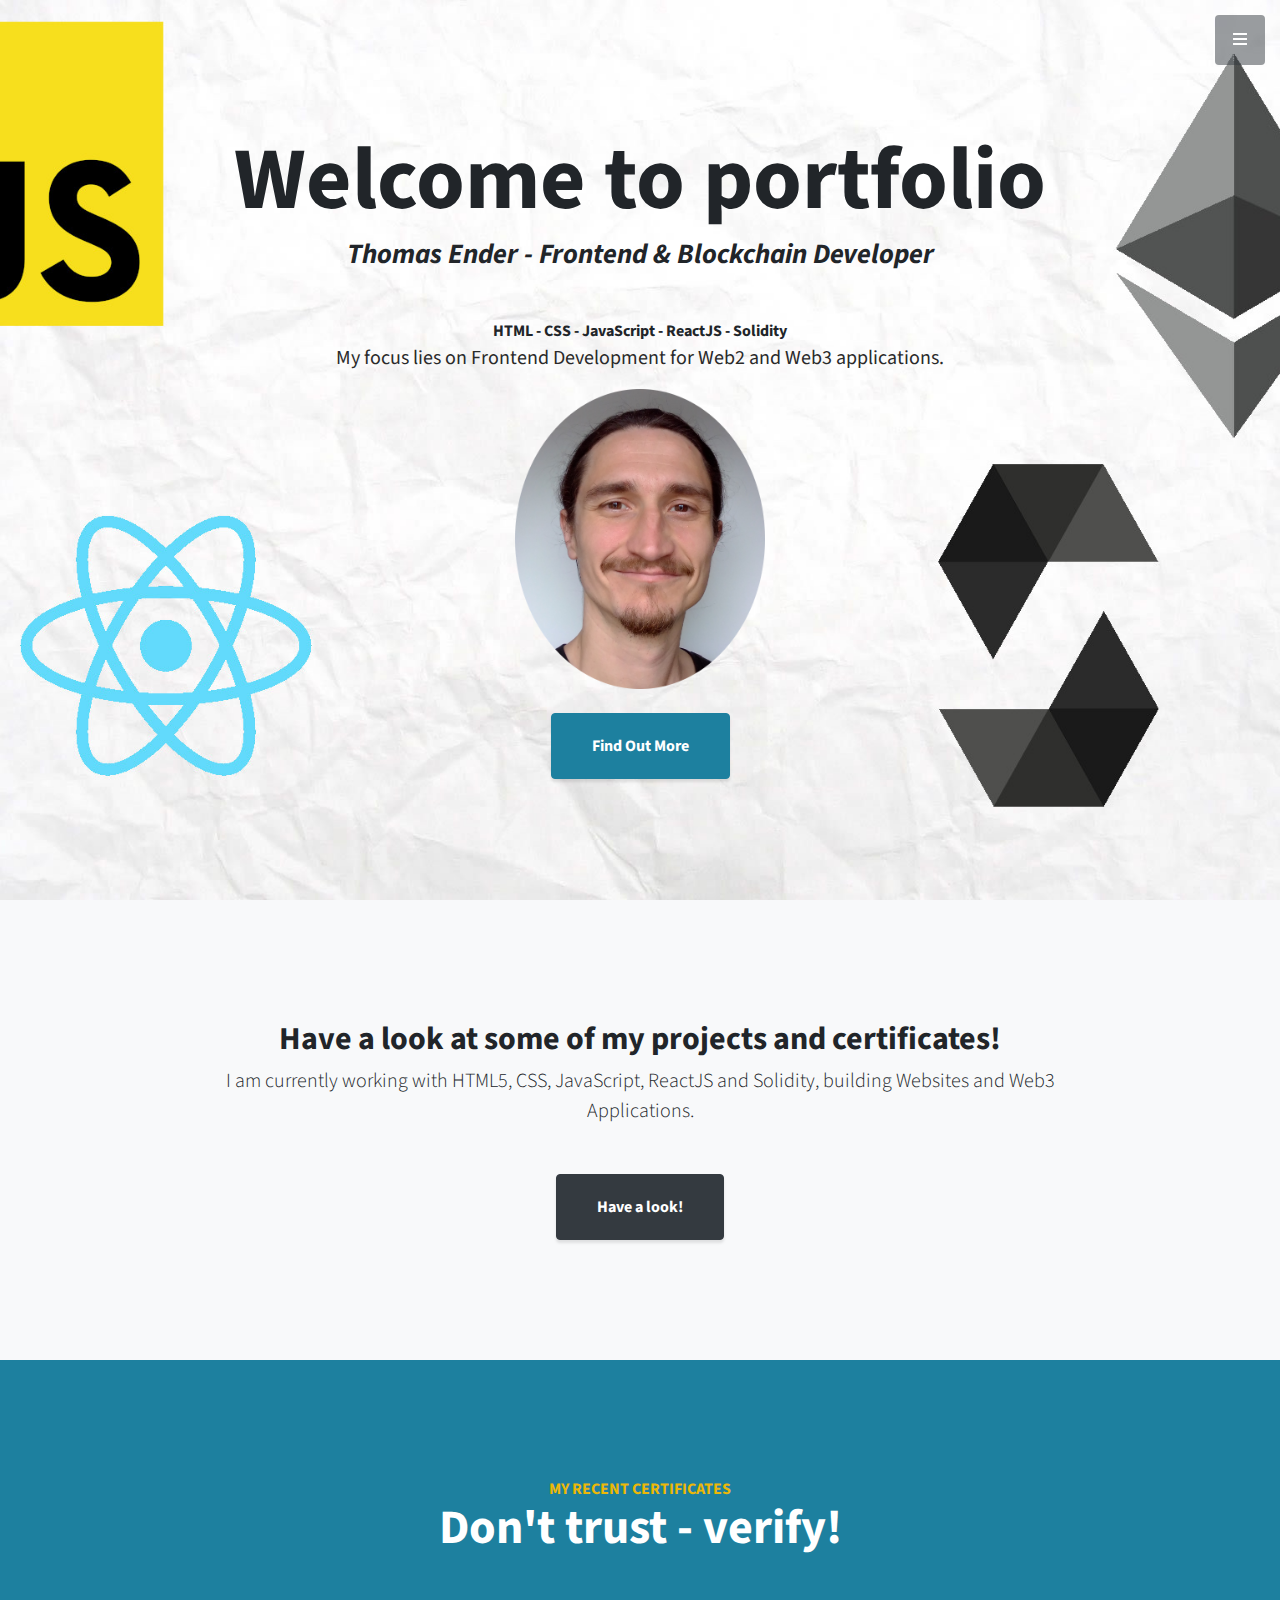
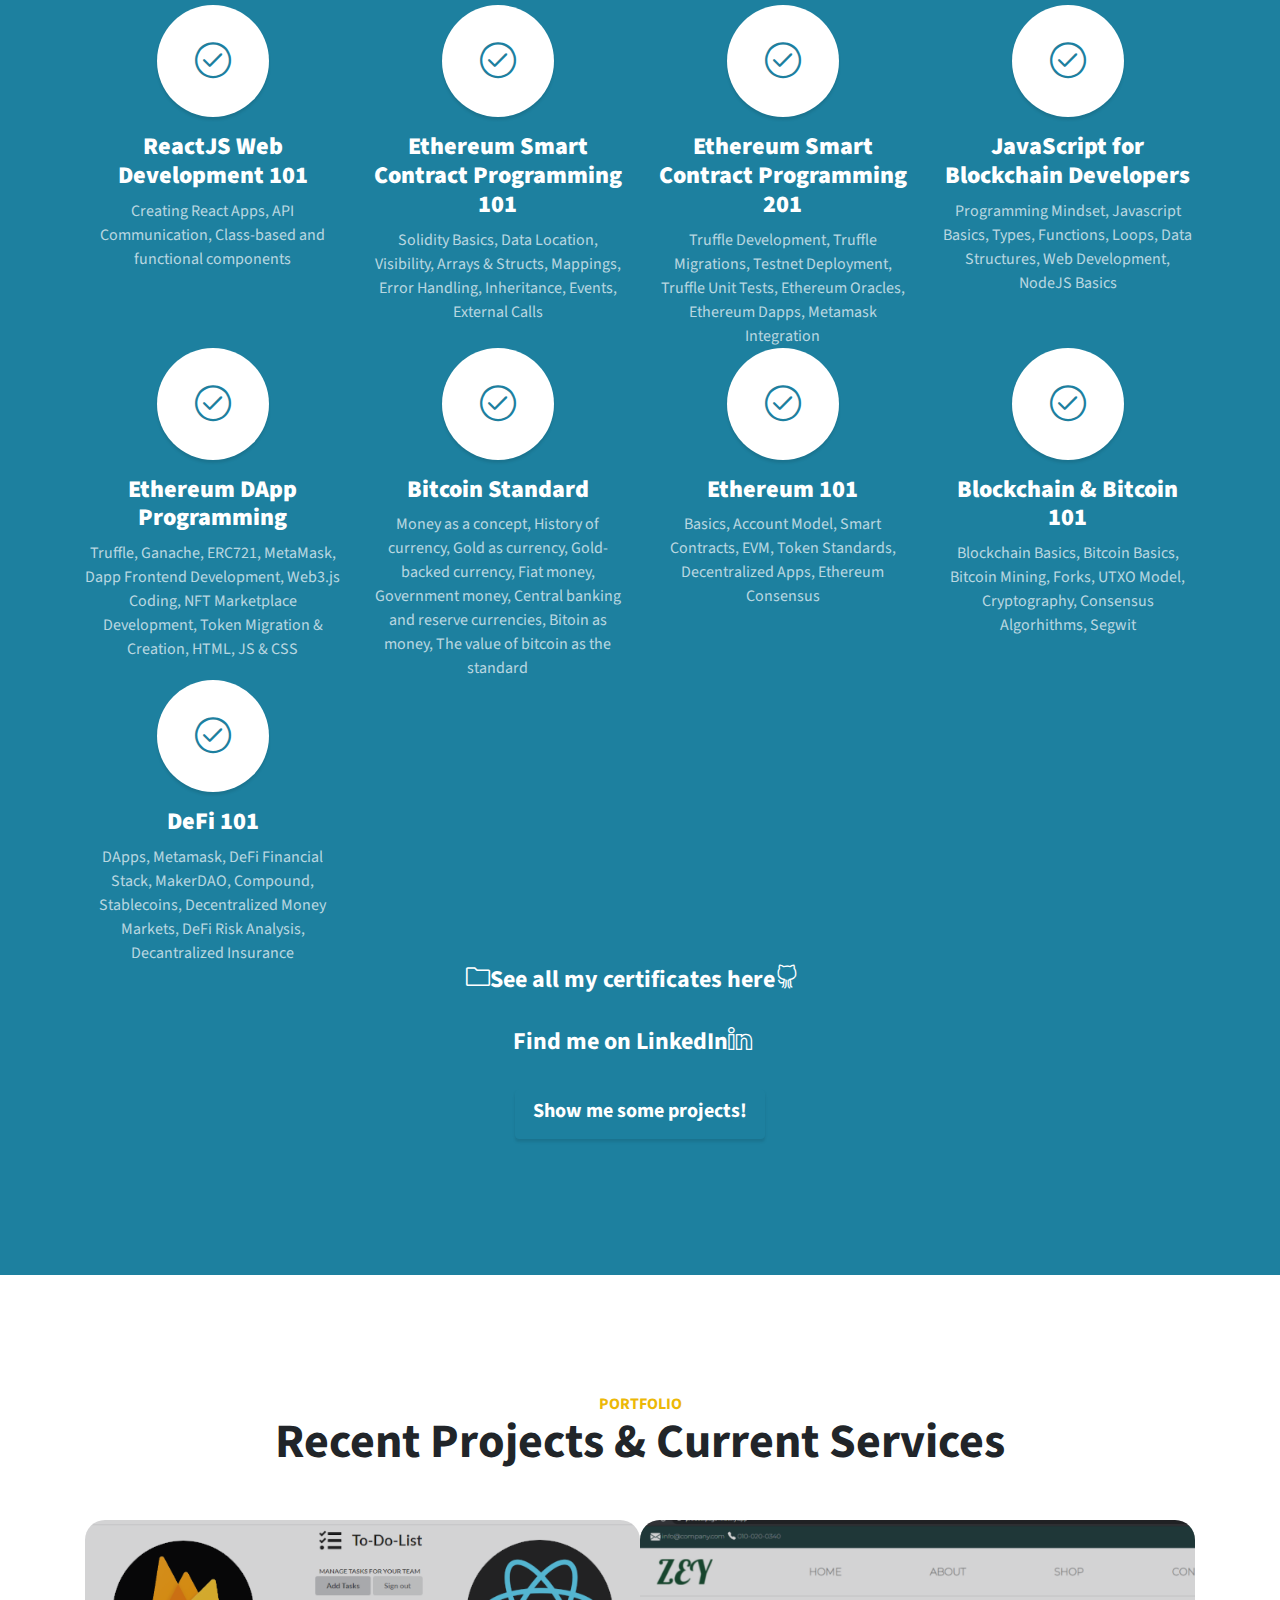
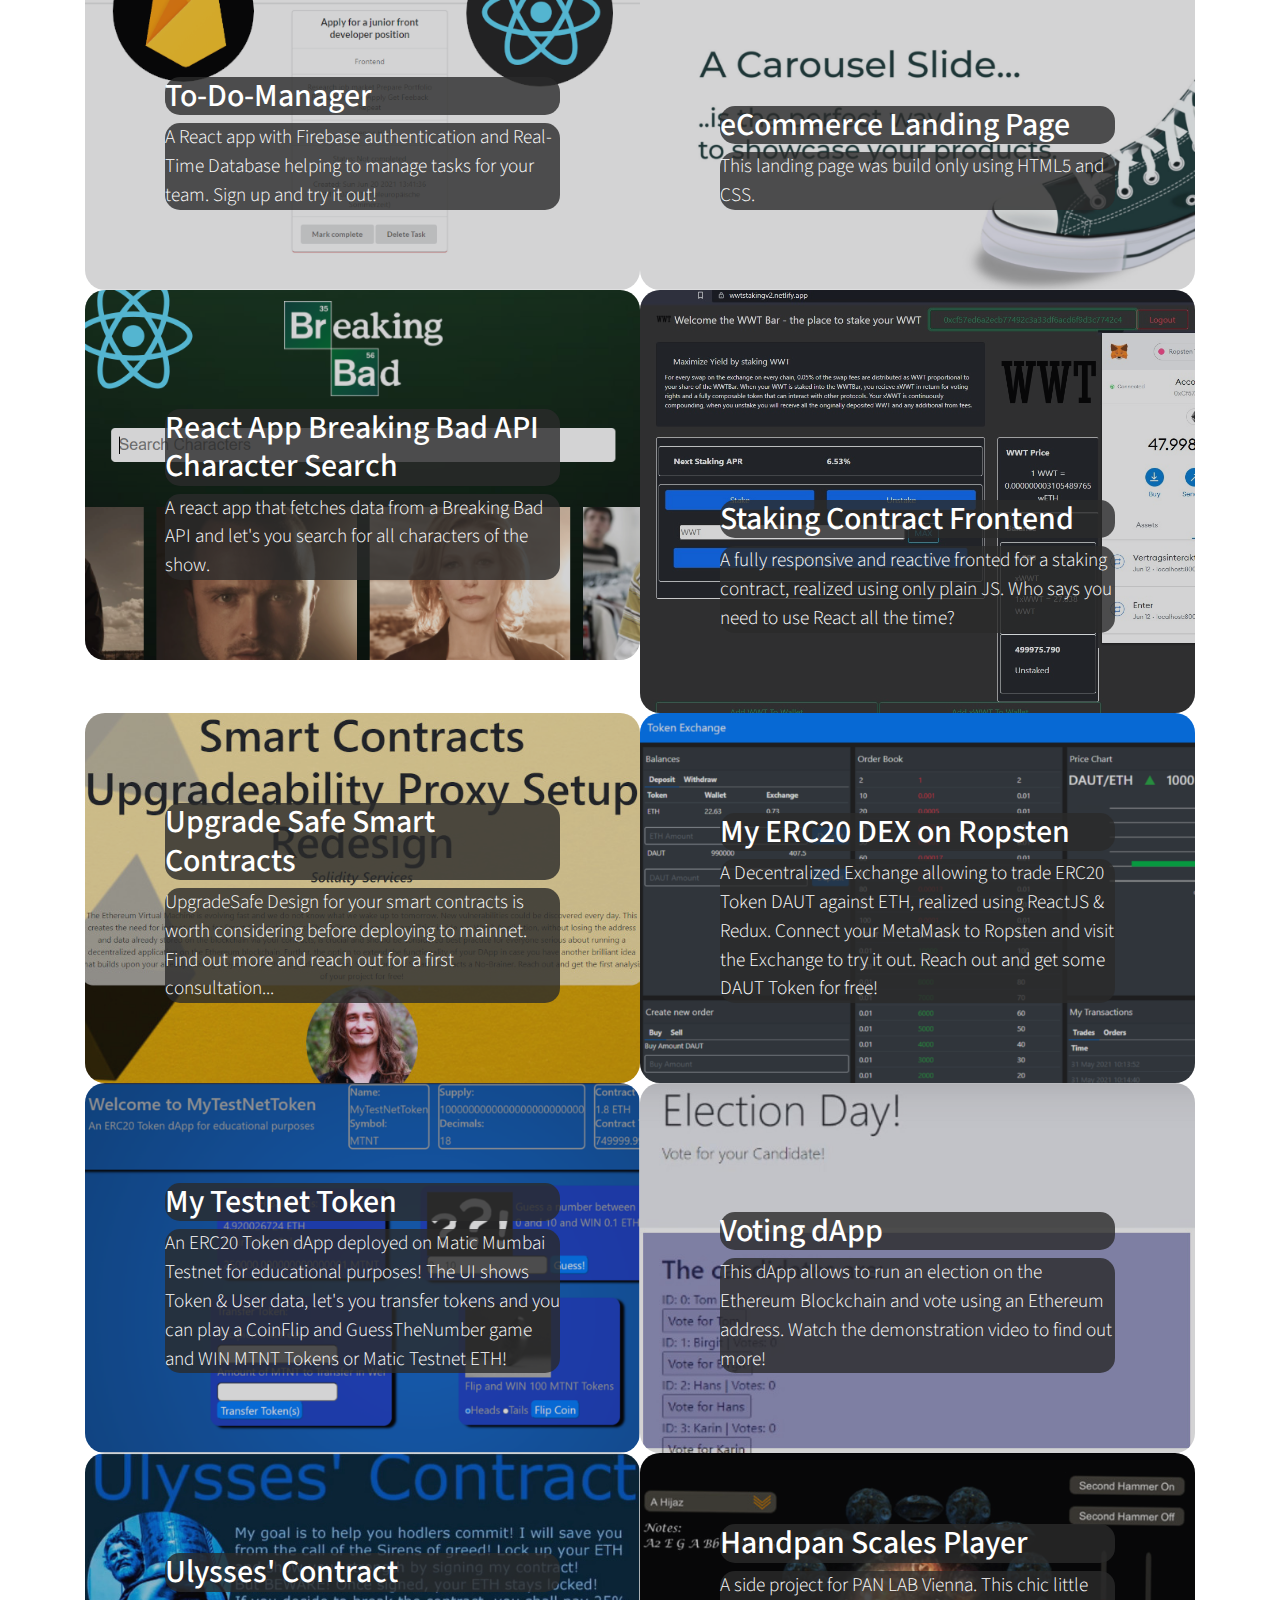
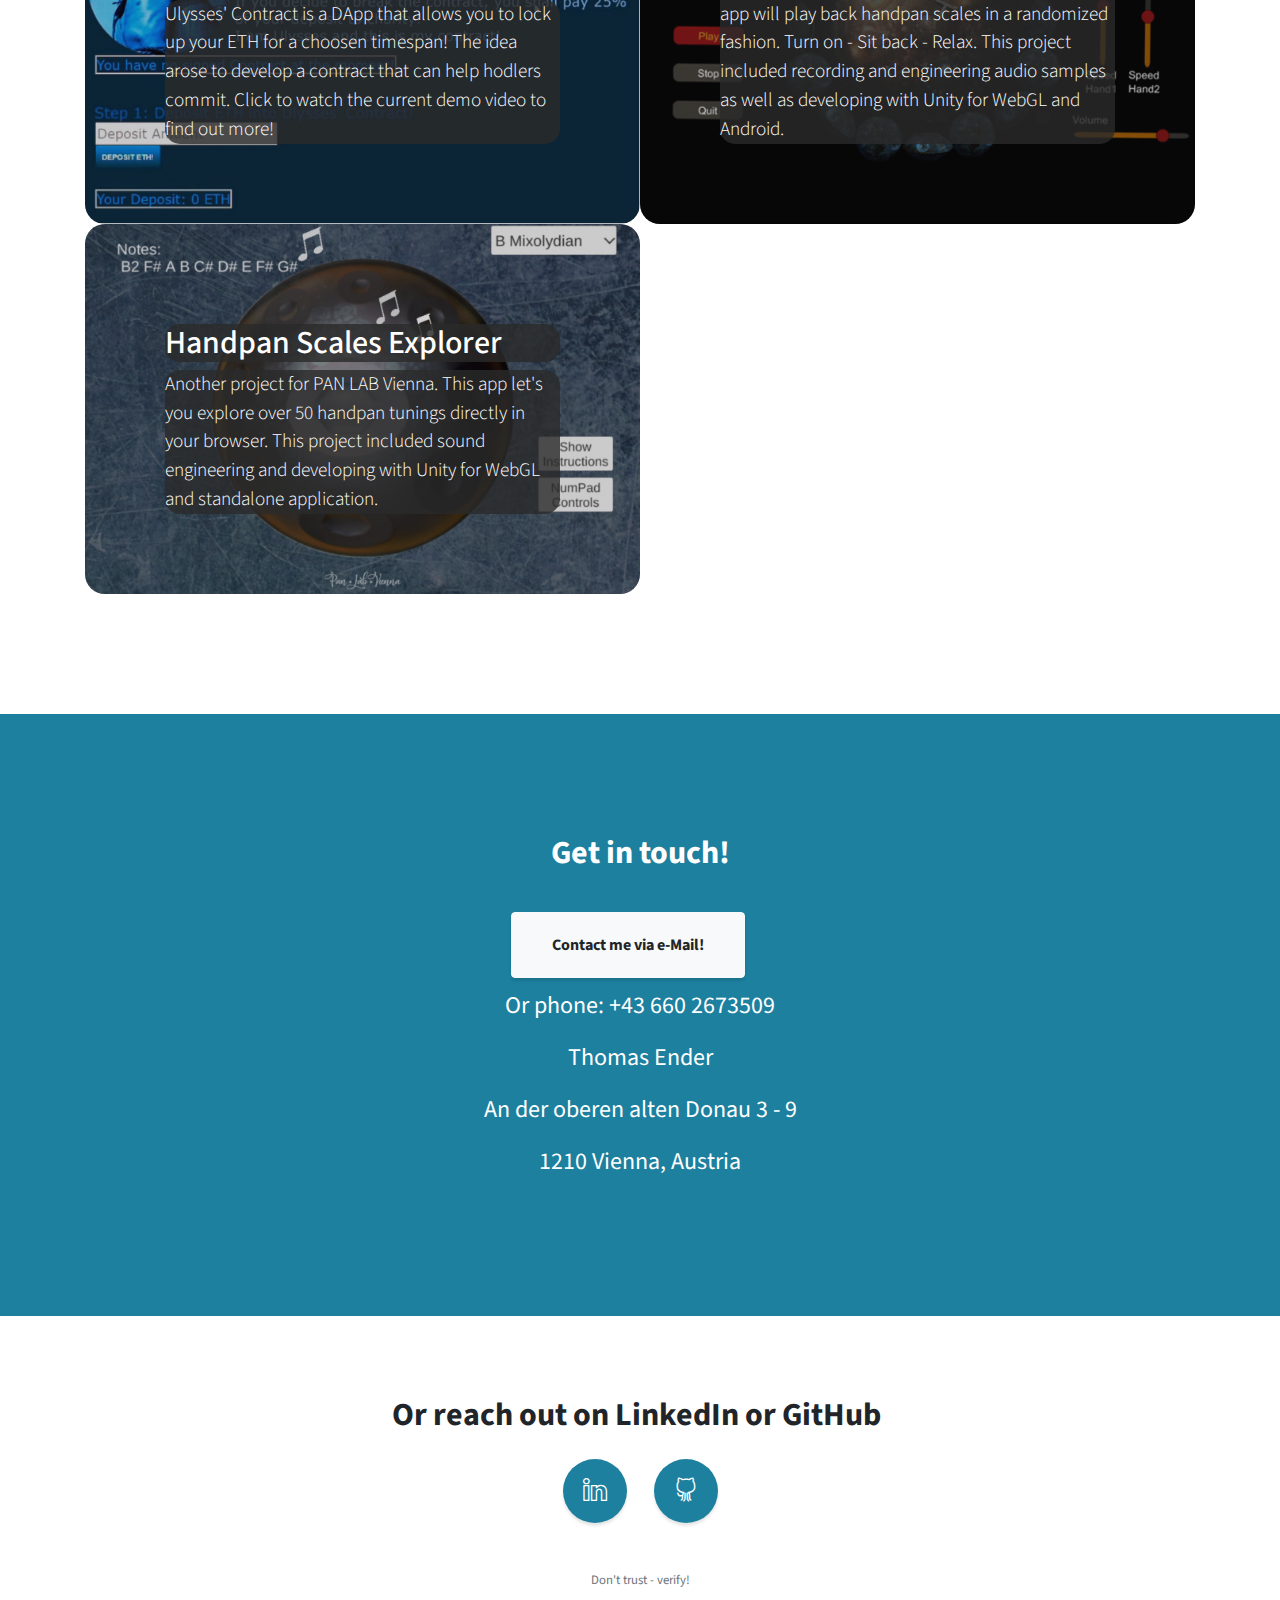
<file: index.html>
<!DOCTYPE html>
<html lang="en">

<head>

  <meta charset="utf-8">
  <meta name="viewport" content="width=device-width, initial-scale=1, shrink-to-fit=no">
  <meta name="description" content="">
  <meta name="author" content="">

  <title>Welcome to my WebDev Portfolio</title>

  <!-- Bootstrap Core CSS -->
  <link href="vendor/bootstrap/css/bootstrap.min.css" rel="stylesheet">

  <!-- Custom Fonts -->
  <link href="vendor/fontawesome-free/css/all.min.css" rel="stylesheet" type="text/css">
  <link href="https://fonts.googleapis.com/css?family=Source+Sans+Pro:300,400,700,300italic,400italic,700italic" rel="stylesheet" type="text/css">
  <link href="vendor/simple-line-icons/css/simple-line-icons.css" rel="stylesheet">

  <!-- Custom CSS -->
  <link href="css/stylish-portfolio.min.css" rel="stylesheet">

</head>

<body id="page-top">

  <!-- Navigation -->
  <a class="menu-toggle rounded" href="#">
    <i class="fas fa-bars"></i>
  </a>
  <nav id="sidebar-wrapper">
    <ul class="sidebar-nav">
      <li class="sidebar-brand">
        <a class="js-scroll-trigger" href="#page-top">You can jump to</a>
      </li>
      <li class="sidebar-nav-item">
        <a class="js-scroll-trigger" href="#page-top">Welcome</a>
      </li>
      <li class="sidebar-nav-item">
        <a class="js-scroll-trigger" href="#about">What I do</a>
      </li>
      <li class="sidebar-nav-item">
        <a class="js-scroll-trigger" href="#services">Certificates</a>
      </li>
      <li class="sidebar-nav-item">
        <a class="js-scroll-trigger" href="#portfolio">Portfolio</a>
      </li>
      <li class="sidebar-nav-item">
        <a class="js-scroll-trigger" href="#contact">Contact</a>
      </li>
    </ul>
  </nav>

  <!-- Header -->
  <header class="masthead d-flex" style="background-image: url('https://thomasender.github.io/img/BG130621.jpg');">
    <div class="container text-center my-auto" >
      <h1 class="mb-1">Welcome to portfolio</h1>
      <h3 class="mb-5">
        <em>Thomas Ender - Frontend & Blockchain Developer</em>
      </h3>
 
        <strong>HTML - CSS - JavaScript - ReactJS - Solidity</strong>
        <p style="color: rgb(42, 42, 42); font-size: 20px;">My focus lies on Frontend Development for Web2 and Web3 applications.</p>

        <img src="img/portrait2.png" alt="portrait" width="250" /><br><br>
      <a class="btn btn-primary btn-xl js-scroll-trigger" href="#about">Find Out More</a>
    </div>
    <div class="overlay"></div>
  </header>

  <!-- See More -->
  <section class="content-section bg-light" id="about">
    <div class="container text-center">
      <div class="row">
        <div class="col-lg-10 mx-auto">
          <h2>Have a look at some of my projects and certificates!</h2>
          <p class="lead mb-5">I am currently working with HTML5, CSS, JavaScript, ReactJS and Solidity, building Websites and Web3 Applications.</p>
          <a class="btn btn-dark btn-xl js-scroll-trigger" href="#services">Have a look!</a>
        </div>
      </div>
    </div>
  </section>

  <!-- Certificates -->
  <section class="content-section bg-primary text-white text-center" id="services">
    <div class="container">
      <div class="content-section-heading">
        <h3 class="text-secondary mb-0">My recent certificates</h3>
        <h2 class="mb-5">Don't trust - verify!</h2>
      </div>
      <div class="row">
        <div class="col-lg-3 col-md-6 mb-5 mb-lg-0">
          <span class="service-icon rounded-circle mx-auto mb-3">
            <i class="icon-check"></i>
          </span>
          <h4>
            <strong>ReactJS Web Development 101</strong>
          </h4>
          <p class="text-faded mb-0">Creating React Apps, API Communication, Class-based and functional components</p>
        </div>
        <div class="col-lg-3 col-md-6 mb-5 mb-lg-0">
          <span class="service-icon rounded-circle mx-auto mb-3">
            <i class="icon-check"></i>
          </span>
          <h4>
            <strong>Ethereum Smart Contract Programming 101</strong>
          </h4>
          <p class="text-faded mb-0">Solidity Basics, Data Location, Visibility, Arrays & Structs, Mappings, Error Handling, Inheritance, Events, External Calls</p>
        </div>
        <div class="col-lg-3 col-md-6 mb-5 mb-lg-0">
          <span class="service-icon rounded-circle mx-auto mb-3">
            <i class="icon-check"></i>
          </span>
          <h4>
            <strong>Ethereum Smart Contract Programming 201</strong>
          </h4>
          <p class="text-faded mb-0">Truffle Development, Truffle Migrations, Testnet Deployment, Truffle Unit Tests, Ethereum Oracles, Ethereum Dapps,  Metamask Integration</p>
        </div>
        <div class="col-lg-3 col-md-6 mb-5 mb-lg-0">
          <span class="service-icon rounded-circle mx-auto mb-3">
            <i class="icon-check"></i>
          </span>
          <h4>
            <strong>JavaScript for Blockchain Developers</strong>
          </h4>
          <p class="text-faded mb-0">Programming Mindset, Javascript Basics, Types, Functions, Loops, Data Structures, Web Development, NodeJS Basics</p>
        </div>
        <div class="col-lg-3 col-md-6 mb-5 mb-md-0">
          <span class="service-icon rounded-circle mx-auto mb-3">
            <i class="icon-check"></i>
          </span>
          <h4>
            <strong>Ethereum DApp Programming</strong>
          </h4>
          <p class="text-faded mb-0">Truffle, Ganache, ERC721, MetaMask, Dapp Frontend Development, Web3.js Coding, NFT Marketplace Development, Token Migration & Creation, HTML, JS & CSS</p>
        </div>
        <div class="col-lg-3 col-md-6 mb-5 mb-md-0">
          <span class="service-icon rounded-circle mx-auto mb-3">
            <i class="icon-check"></i>
          </span>
          <h4>
            <strong>Bitcoin Standard</strong>
          </h4>
          <p class="text-faded mb-0">Money as a concept, History of currency, Gold as currency, Gold-backed currency, Fiat money, Government money, Central banking and reserve currencies, Bitoin as money, The value of bitcoin as the standard</p>
        </div>
        <div class="col-lg-3 col-md-6 mb-5 mb-md-0">
          <span class="service-icon rounded-circle mx-auto mb-3">
            <i class="icon-check"></i>
          </span>
          <h4>
            <strong>Ethereum 101</strong>
          </h4>
          <p class="text-faded mb-0">Basics, Account Model, Smart Contracts, EVM, Token Standards, Decentralized Apps, Ethereum Consensus</p>
        </div>
        <div class="col-lg-3 col-md-6">
          <span class="service-icon rounded-circle mx-auto mb-3">
            <i class="icon-check"></i>
          </span>
          <h4>
            <strong>Blockchain & Bitcoin 101</strong>
          </h4>
          <p class="text-faded mb-0">Blockchain Basics, Bitcoin Basics, Bitcoin Mining, Forks, UTXO Model, Cryptography, Consensus Algorhithms, Segwit</p>
        </div>
        <div class="col-lg-3 col-md-6">
          <span class="service-icon rounded-circle mx-auto mb-3">
            <i class="icon-check"></i>
          </span>
          <h4>
            <strong>DeFi 101</strong>
          </h4>
          <p class="text-faded mb-0">DApps, Metamask, DeFi Financial Stack, MakerDAO, Compound, Stablecoins, Decentralized Money Markets, DeFi Risk Analysis, Decantralized Insurance</p>
        </div>
      </div>
    </div>
    </div>
    <h4><a class="social-link rounded-circle text-white mr-3" href="https://thomasender.github.io/CertificateGallery">
      <i class="icon-folder"></i>See all my certificates here<i class="icon-social-github"></i>
    </a></h4> <br>
   <h4><a class="social-link rounded-circle text-white mr-3" href="https://www.linkedin.com/in/thomas-ender-3a16a5206/">
    Find me on LinkedIn<i class="icon-social-linkedin"></i>
  </a></h4> <br>
  <p><a class="btn btn-primary btn-x1" style="font-size : 20px; width: 250px; height: 50px;" href=#portfolio >Show me some projects!</a></p>
  </section>

  <!-- Portfolio -->
  <section class="content-section" id="portfolio">
    <div class="container">
      <div class="content-section-heading text-center">
        <h3 class="text-secondary mb-0">Portfolio</h3>
        <h2 class="mb-5">Recent Projects & Current Services</h2>
      </div>
      <div class="row no-gutters">
        <div class="col-lg-6">
          <a class="portfolio-item" href="https://react-to-do-manager.netlify.app/" target=_blank>
            <div class="caption">
              <div class="caption-content">
                <div class="h2" style="background-color:rgb(42, 42, 42, 0.8); border-radius: 15px;">To-Do-Manager</div>
                <p class="mb-0" style="background-color:rgb(42, 42, 42, 0.8); border-radius: 15px;">A React app with Firebase authentication and Real-Time Database helping to manage tasks for your team. Sign up and try it out!</p>
              </div>
            </div>
            <img class="img-fluid" src="img/todoThumb.png" alt="ToDoManager">
          </a>
        </div>
        <div class="col-lg-6">
          <a class="portfolio-item" href="https://https://productpage1.netlify.app/" target=_blank>
            <div class="caption">
              <div class="caption-content">
                <div class="h2" style="background-color:rgb(42, 42, 42, 0.8); border-radius: 15px;">eCommerce Landing Page</div>
                <p class="mb-0" style="background-color:rgb(42, 42, 42, 0.8); border-radius: 15px;">This landing page was build only using HTML5 and CSS.</p>
              </div>
            </div>
            <img class="img-fluid" src="img/eCommerceLandingPage.png" alt="CoinExchangeThumb">
          </a>
        </div>
        <div class="col-lg-6">
          <a class="portfolio-item" href="https://optimistic-snyder-6ac80a.netlify.app/" target=_blank>
            <div class="caption">
              <div class="caption-content">
                <div class="h2" style="background-color:rgb(42, 42, 42, 0.8); border-radius: 15px;">React App Breaking Bad API Character Search</div>
                <p class="mb-0" style="background-color:rgb(42, 42, 42, 0.8); border-radius: 15px;">A react app that fetches data from a Breaking Bad API and let's you search for all characters of the show.</p>
              </div>
            </div>
            <img class="img-fluid" src="img/BreakingBadAPI.png" alt="ReactBreakingBadAPISearch">
          </a>
        </div>
        <div class="col-lg-6">
          <a class="portfolio-item" href="https://wwtstakingv2.netlify.app/" target=_blank>
            <div class="caption">
              <div class="caption-content">
                <div class="h2" style="background-color:rgb(42, 42, 42, 0.8); border-radius: 15px;">Staking Contract Frontend</div>
                <p class="mb-0" style="background-color:rgb(42, 42, 42, 0.8); border-radius: 15px;">A fully responsive and reactive fronted for a staking contract, realized using only plain JS. Who says you need to use React all the time?</p>
              </div>
            </div>
            <img class="img-fluid" src="img/wwt.jpg" alt="StakingFrontend">
          </a>
        </div>
        <div class="col-lg-6">
          <a class="portfolio-item" href="https://solidityservices.netlify.app/" target=_blank>
            <div class="caption">
              <div class="caption-content">
                <div class="h2" style="background-color:rgb(42, 42, 42, 0.8); border-radius: 15px;">Upgrade Safe Smart Contracts</div>
                <p class="mb-0" style="background-color:rgb(42, 42, 42, 0.8); border-radius: 15px;">UpgradeSafe Design for your smart contracts is worth considering before deploying to mainnet. Find out more and reach out for a first consultation...</p>
              </div>
            </div>
            <img class="img-fluid" src="img/upgradesafe.jpg" alt="UpgradeSafeSmartContracts">
          </a>
        </div>
        <div class="col-lg-6">
          <a class="portfolio-item" href="https://erc20dex.netlify.app/" target=_blank>
            <div class="caption">
              <div class="caption-content">
                <div class="h2" style="background-color:rgb(42, 42, 42, 0.8); border-radius: 15px;">My ERC20 DEX on Ropsten</div>
                <p class="mb-0" style="background-color:rgb(42, 42, 42, 0.8); border-radius: 15px;">A Decentralized Exchange allowing to trade ERC20 Token DAUT against ETH, realized using ReactJS & Redux. Connect your MetaMask to Ropsten and visit the Exchange to try it out. Reach out and get some DAUT Token for free!</p>
              </div>
            </div>
            <img class="img-fluid" src="img/dex.png" alt="ERC20DEXRopsten">
          </a>
        </div>
        <div class="col-lg-6">
          <a class="portfolio-item" href="https://erc20guessnumber.netlify.app/" target=_blank>
            <div class="caption">
              <div class="caption-content">
                <div class="h2" style="background-color:rgb(42, 42, 42, 0.8); border-radius: 15px;">My Testnet Token</div>
                <p class="mb-0" style="background-color:rgb(42, 42, 42, 0.8); border-radius: 15px;">An ERC20 Token dApp deployed on Matic Mumbai Testnet for educational purposes! The UI shows Token & User data, let's you transfer tokens and you can play a CoinFlip and GuessTheNumber game and WIN MTNT Tokens or Matic Testnet ETH!</p>
              </div>
            </div>
            <img class="img-fluid" src="img/MTNT.png" alt="MyFirstdAppCoinFlip">
          </a>
        </div>
        <div class="col-lg-6">
          <a class="portfolio-item" href="https://youtu.be/WhO7j2gVJE8" target="_blank">
            <div class="caption">
              <div class="caption-content">
                <div class="h2" style="background-color:rgb(42, 42, 42, 0.8); border-radius: 15px;">Voting dApp</div>
                <p class="mb-0" style="background-color:rgb(42, 42, 42, 0.8); border-radius: 15px;">This dApp allows to run an election on the Ethereum Blockchain and vote using an Ethereum address. Watch the demonstration video to find out more!</p>
              </div>
            </div>
            <img class="img-fluid" src="img/VotingDAppThumb.jpg" alt="">
          </a>
        </div>
        <div class="col-lg-6">
          <a class="portfolio-item" href="https://www.youtube.com/watch?v=-A8zZnnn3EU&t=21s" target=_blank>
            <div class="caption">
              <div class="caption-content">
                <div class="h2" style="background-color:rgb(42, 42, 42, 0.8); border-radius: 15px;">Ulysses' Contract</div>
                <p class="mb-0" style="background-color:rgb(42, 42, 42, 0.8); border-radius: 15px;">Ulysses' Contract is a DApp that allows you to lock up your ETH for a choosen timespan! The idea arose to develop a contract that can help hodlers commit. Click to watch the current demo video to find out more!</p>
              </div>
            </div>
            <img class="img-fluid" src="img/ulycon.jpg" alt="UlyssesContractThumb">
          </a>
        </div>
        <div class="col-lg-6">
          <a class="portfolio-item" href="https://www.pan-lab-vienna.at/player1git" target=_blank>
            <div class="caption">
              <div class="caption-content">
                <div class="h2" style="background-color:rgb(42, 42, 42, 0.8); border-radius: 15px;">Handpan Scales Player</div>
                <p class="mb-0" style="background-color:rgb(42, 42, 42, 0.8); border-radius: 15px;">A side project for PAN LAB Vienna. This chic little app will play back handpan scales in a randomized fashion. Turn on - Sit back - Relax. This project included recording and engineering audio samples as well as developing with Unity for WebGL and Android.</p>
              </div>
            </div>
            <img class="img-fluid" src="img/PlayerThumb.jpg" alt="HandpanScalesPlayer">
          </a>
        </div>
        <div class="col-lg-6">
          <a class="portfolio-item" href="https://www.pan-lab-vienna.at/explorer1" target=_blank>
            <div class="caption">
              <div class="caption-content">
                <div class="h2" style="background-color:rgb(42, 42, 42, 0.8); border-radius: 15px;">Handpan Scales Explorer</div>
                <p class="mb-0" style="background-color:rgb(42, 42, 42, 0.8); border-radius: 15px;">Another project for PAN LAB Vienna. This app let's you explore over 50 handpan tunings directly in your browser. This project included sound engineering and developing with Unity for WebGL and standalone application.</p>
              </div>
            </div>
            <img class="img-fluid" src="img/ExplorerThumb.jpg" alt="ETHLockerThumb">
          </a>
        </div>
      </div>
    </div>
  </section>

  <!-- Call to Action -->
  <section class="content-section bg-primary text-white" id="contact">
    <div class="container text-center">
      <h2 class="mb-3">Get in touch!<br></h2><br>
      <a href="mailto:thomas.ender@pan-lab-vienna.at" class="btn btn-xl btn-light mr-4">Contact me via e-Mail!</a>
      <p style="font-size: 150%; padding-top: 10px">Or phone: +43 660 2673509</p>
      <p style="font-size: 150%">Thomas Ender</p>
      <p style="font-size: 150%">An der oberen alten Donau 3 - 9</p>
      <p style="font-size: 150%">1210 Vienna, Austria</p>
    </div>
  </section>

  <!-- Footer -->
  <footer class="footer text-center">
    <div class="container">
      <ul class="list-inline mb-5">
        <li class="list-inline-item"><h2 class="mb-4">Or reach out on LinkedIn or GitHub</h2></li><br>
        <li class="list-inline-item">
          
          <a class="social-link rounded-circle text-white mr-3" href="https://www.linkedin.com/in/thomas-ender-3a16a5206/">
            <i class="icon-social-linkedin"></i>
          </a>
        </li>
        <li class="list-inline-item">
          <a class="social-link rounded-circle text-white" href="http://github.com/thomasender">
            <i class="icon-social-github"></i>
          </a>
        </li>
      </ul>
      <p class="text-muted small mb-0">Don't trust - verify!</p>
    </div>
  </footer>

  <!-- Scroll to Top Button-->
  <a class="scroll-to-top rounded js-scroll-trigger" href="#page-top">
    <i class="fas fa-angle-up"></i>
  </a>

  <!-- Bootstrap core JavaScript -->
  <script src="vendor/jquery/jquery.min.js"></script>
  <script src="vendor/bootstrap/js/bootstrap.bundle.min.js"></script>

  <!-- Plugin JavaScript -->
  <script src="vendor/jquery-easing/jquery.easing.min.js"></script>

  <!-- Custom scripts for this template -->
  <script src="js/stylish-portfolio.min.js"></script>

</body>

</html>
</file>
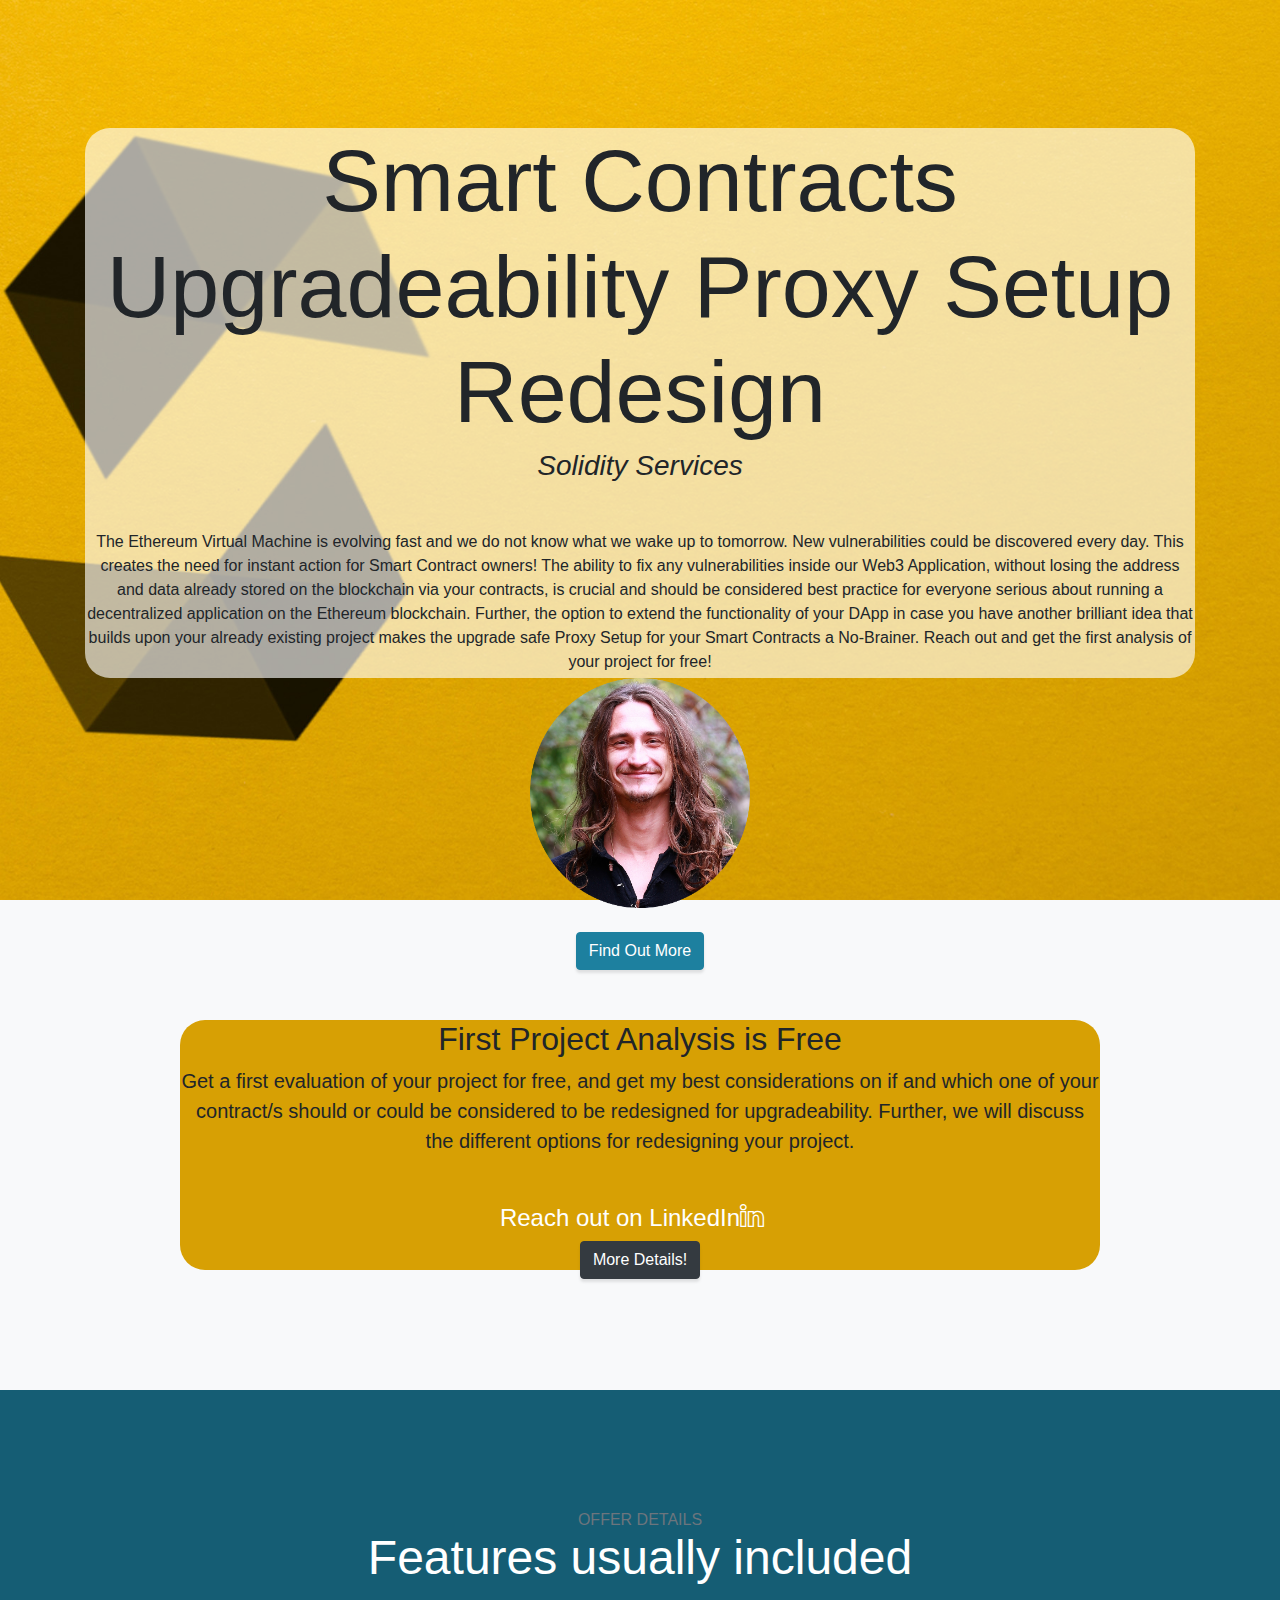
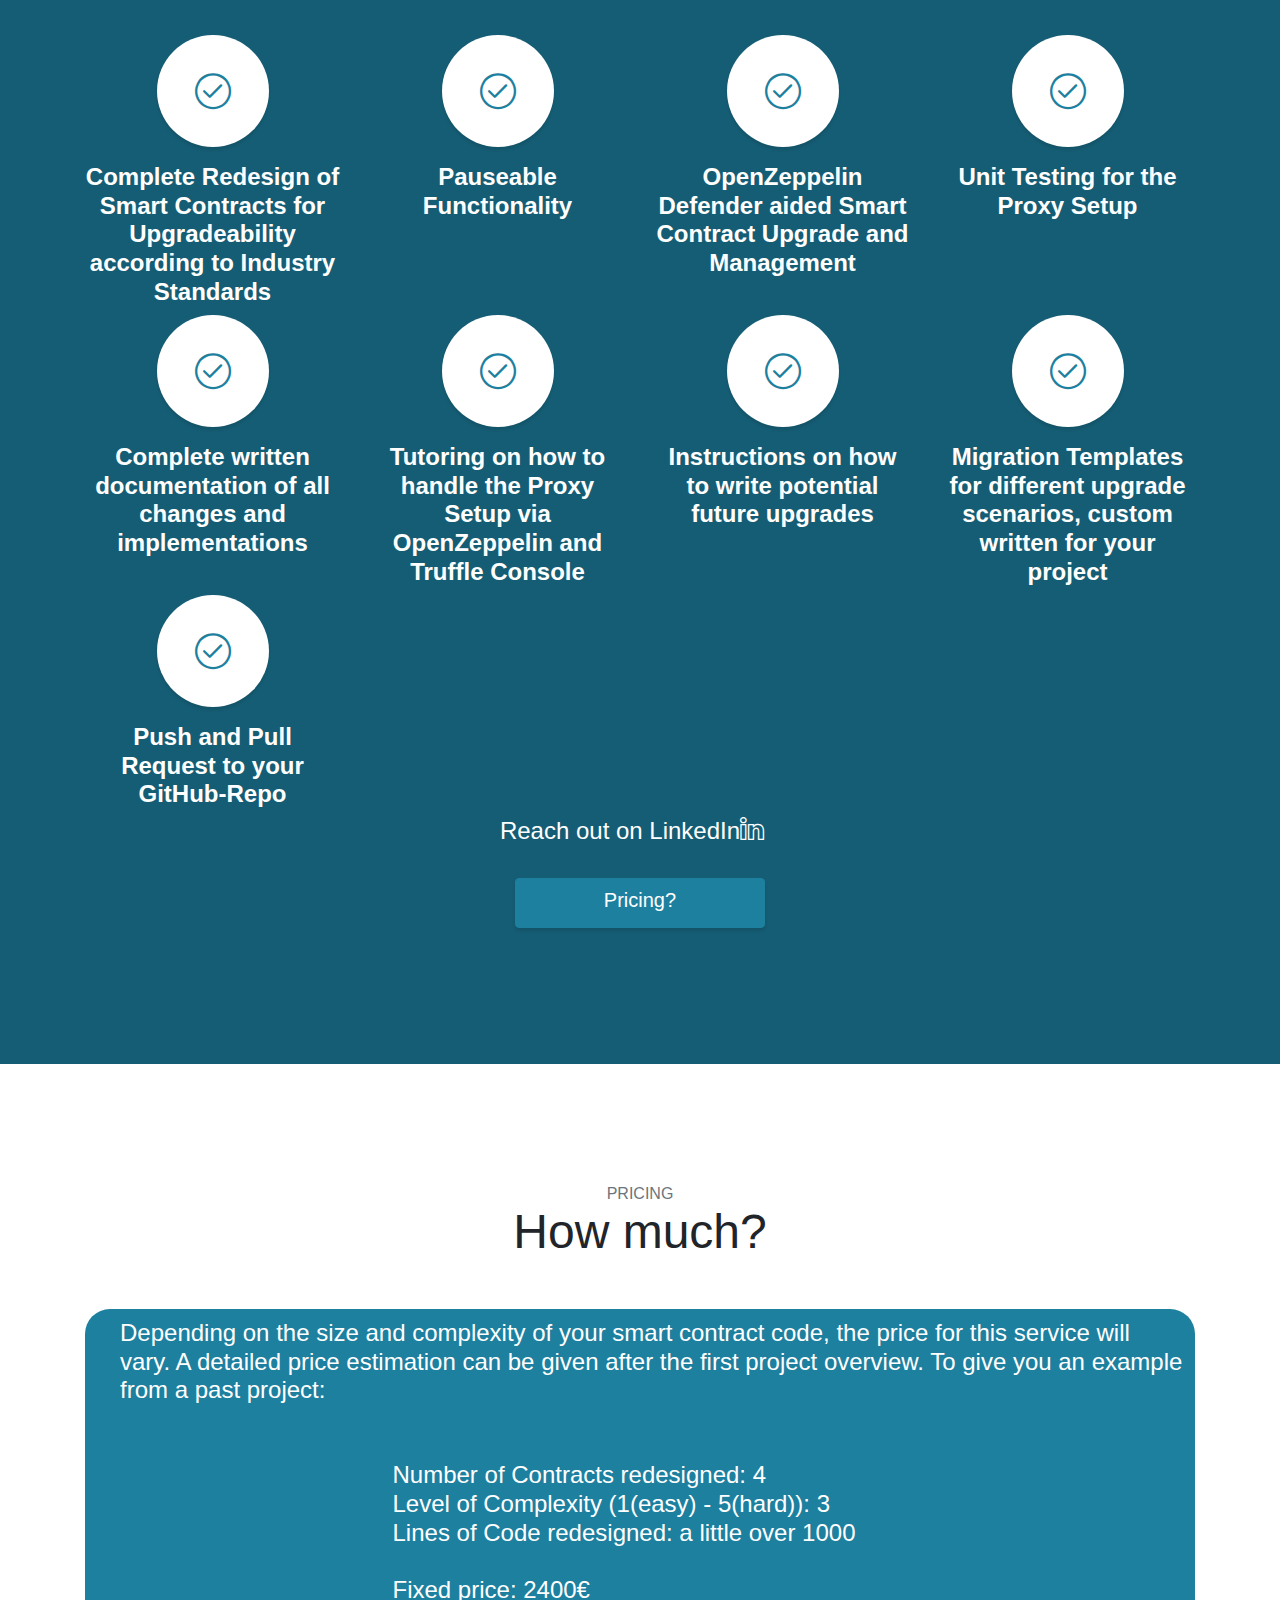
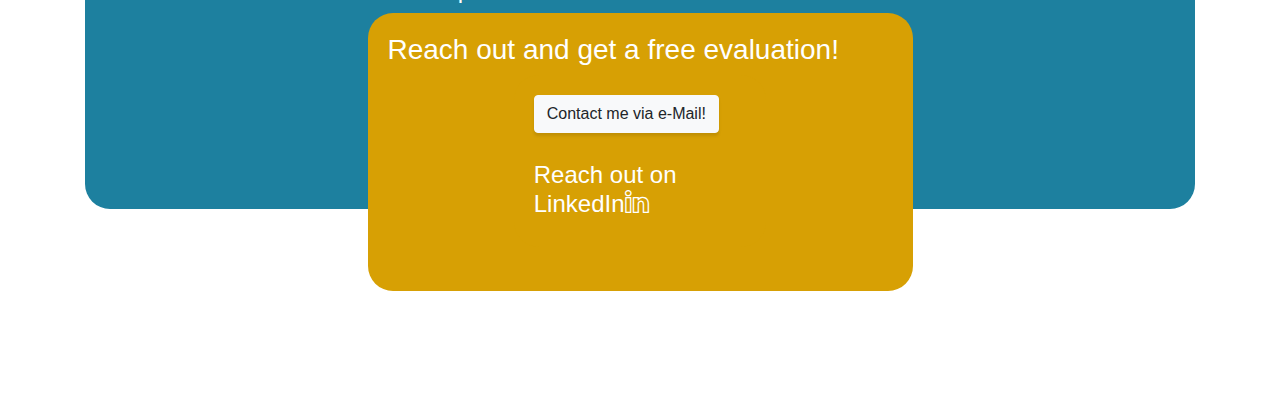
<file: ProxySetupOffer.html>
<!DOCTYPE html>
<html lang="en">
<head>
    <meta charset="UTF-8">
    <meta http-equiv="X-UA-Compatible" content="IE=edge">
    <meta name="viewport" content="width=device-width, initial-scale=1.0">
    <link rel="stylesheet" href="./css/stylish-portfolio.css">
    <title>Make your Solidity Smart Contracts Upgradeable!</title>

     <!-- Bootstrap Core CSS -->
  <link href="vendor/bootstrap/css/bootstrap.min.css" rel="stylesheet">

  <!-- Custom Fonts -->
  <link href="vendor/fontawesome-free/css/all.min.css" rel="stylesheet" type="text/css">
  <link href="https://fonts.googleapis.com/css?family=Source+Sans+Pro:300,400,700,300italic,400italic,700italic" rel="stylesheet" type="text/css">
  <link href="vendor/simple-line-icons/css/simple-line-icons.css" rel="stylesheet">

</head>
<body >

    
  <!-- Header -->
    <header class="masthead d-flex" style="background-image: url('https://thomasender.github.io/img/newbg.jpg');">
        <div class="container text-center my-auto" >
          <div class="whitePaper">
            <h1 class="mb-1">Smart Contracts Upgradeability Proxy Setup Redesign</h1>
            <h3 class="mb-5">
                <em>Solidity Services</em>
            </h3>
            <p>The Ethereum Virtual Machine is evolving fast and we do not know what we wake up to tomorrow. New vulnerabilities could be discovered every day. This creates the need for instant action for Smart Contract owners! The ability to fix any vulnerabilities inside our Web3 Application, without losing the address and data already stored on the blockchain via your contracts, is crucial and should be considered best practice for everyone serious about running a decentralized application on the Ethereum blockchain. Further, the option to extend the functionality of your DApp in case you have another brilliant idea that builds upon your already existing project makes the upgrade safe Proxy Setup for your Smart Contracts a No-Brainer. Reach out and get the first analysis of your project for free!</p>
        </div>
          <img src="img/portrait.png" alt="portrait" height="230" width="220" /><br><br>
          <a class="btn btn-primary btn-xl js-scroll-trigger" href="#about">Find Out More</a>
        </div>
        <div class="overlay"></div>
      </header>

      <!-- See More -->
  <section class="content-section bg-light" id="about">
    <div class="container text-center">
      <div class="row">
        <div class="col-lg-10 mx-auto">
          <div class="orangePaper">
            <h2>First Project Analysis is Free</h2>
            <p class="lead mb-5"><b>Get a first evaluation of your project for free, and get my best considerations on if and which one of your contract/s should or could be considered to be redesigned for upgradeability. Further, we will discuss the different options for redesigning your project.</b></p>
            <h4><a class="social-link rounded-circle text-white mr-3" href="https://www.linkedin.com/in/thomas-ender-3a16a5206/">
                Reach out on LinkedIn<i class="icon-social-linkedin"></i>
              </a></h4>
            <a class="btn btn-dark btn-xl js-scroll-trigger" href="#services">More Details!</a>
          </div>
        </div>
      </div>
    </div>
  </section>

  <!-- Details -->
  <section class="content-section text-white text-center" id="services" style="background-color: #155d74">
    <div class="container">
      <div class="content-section-heading">
        <h3 class="text-secondary mb-0">Offer details</h3>
        <h2 class="mb-5">Features usually included</h2>
      </div>
      <div class="row">
        <div class="col-lg-3 col-md-6 mb-5 mb-lg-0">
          <span class="service-icon rounded-circle mx-auto mb-3">
            <i class="icon-check"></i>
          </span>
          <h4>
            <strong>Complete Redesign of Smart Contracts for Upgradeability according to Industry Standards</strong>
          </h4>
        </div>
        <div class="col-lg-3 col-md-6 mb-5 mb-lg-0">
          <span class="service-icon rounded-circle mx-auto mb-3">
            <i class="icon-check"></i>
          </span>
          <h4>
            <strong>Pauseable Functionality</strong>
          </h4>
        </div>
        <div class="col-lg-3 col-md-6 mb-5 mb-lg-0">
          <span class="service-icon rounded-circle mx-auto mb-3">
            <i class="icon-check"></i>
          </span>
          <h4>
            <strong>OpenZeppelin Defender aided Smart Contract Upgrade and Management</strong>
          </h4>
        </div>
        <div class="col-lg-3 col-md-6 mb-5 mb-md-0">
          <span class="service-icon rounded-circle mx-auto mb-3">
            <i class="icon-check"></i>
          </span>
          <h4>
            <strong>Unit Testing for the Proxy Setup</strong>
          </h4>
        </div>
        <div class="col-lg-3 col-md-6 mb-5 mb-md-0">
          <span class="service-icon rounded-circle mx-auto mb-3">
            <i class="icon-check"></i>
          </span>
          <h4>
            <strong>Complete written documentation of all changes and implementations</strong>
          </h4>
        </div>
        <div class="col-lg-3 col-md-6 mb-5 mb-md-0">
          <span class="service-icon rounded-circle mx-auto mb-3">
            <i class="icon-check"></i>
          </span>
          <h4>
            <strong>Tutoring on how to handle the Proxy Setup via OpenZeppelin and Truffle Console</strong>
          </h4>
        </div>
        <div class="col-lg-3 col-md-6">
          <span class="service-icon rounded-circle mx-auto mb-3">
            <i class="icon-check"></i>
          </span>
          <h4>
            <strong>Instructions on how to write potential future upgrades</strong>
          </h4>
        </div>
        <div class="col-lg-3 col-md-6">
          <span class="service-icon rounded-circle mx-auto mb-3">
            <i class="icon-check"></i>
          </span>
          <h4>
            <strong>Migration Templates for different upgrade scenarios, custom written for your project</strong>
          </h4>
        </div>
        <div class="col-lg-3 col-md-6">
            <span class="service-icon rounded-circle mx-auto mb-3">
              <i class="icon-check"></i>
            </span>
            <h4>
              <strong>Push and Pull Request to your GitHub-Repo</strong>
            </h4>
        </div>
      </div>
    </div>
    </div>
   <h4><a class="social-link rounded-circle text-white mr-3" href="https://www.linkedin.com/in/thomas-ender-3a16a5206/">
    Reach out on LinkedIn<i class="icon-social-linkedin"></i>
  </a></h4> <br>
  <p><a class="btn btn-primary btn-x1" style="font-size : 20px; width: 250px; height: 50px;" href=#portfolio >Pricing?</a></p>
  </section>

  <!-- Pricing -->
  <section class="content-section" id="portfolio">
    <div class="container">
      <div class="content-section-heading text-center">
        <h3 class="text-secondary mb-0">PRICING</h3>
        <h2 class="mb-5">How much?</h2>
      </div>
      <div class="row no-gutters">
        <div class="turkisPaper" style="color: #fff" >
                <h4 style="margin-left: 25px">Depending on the size and complexity of your smart contract code, the price for this service will vary. A detailed price estimation can be given after the first project overview. To give you an example from a past project:</h4>
                <br/><br/>

                <div class="centerme">
                <h4 style="margin-left: 25px">Number of Contracts redesigned: 4<br/>
                Level of Complexity (1(easy) - 5(hard)): 3<br/>
                Lines of Code redesigned: a little over 1000<br/><br/>
                
                Fixed price: 2400€</h4></div>
                
                <div class="centerme2">
                <h3>Reach out and get a free evaluation!</h2>    
                <div class="centerme2">
                    <a href="mailto:thomas.ender@pan-lab-vienna.at" class="btn btn-xl btn-light mr-4">Contact me via e-Mail!</a>
                   <h4><a class="social-link rounded-circle text-white mr-3" href="https://www.linkedin.com/in/thomas-ender-3a16a5206/">
                    <br/>Reach out on LinkedIn<i class="icon-social-linkedin"></i>
                </div>      
                </div>   
            </div>
      </div>
    </div>
  </section>


</body>
</html>
</file>
<file: vendor/simple-line-icons/css/simple-line-icons.css>
/*
* Font Face
*/
@font-face {
  font-family: 'simple-line-icons';
  src: url('../fonts/Simple-Line-Icons.eot?v=2.4.0');
  src: url('../fonts/Simple-Line-Icons.eot?v=2.4.0#iefix') format('embedded-opentype'), url('../fonts/Simple-Line-Icons.woff2?v=2.4.0') format('woff2'), url('../fonts/Simple-Line-Icons.ttf?v=2.4.0') format('truetype'), url('../fonts/Simple-Line-Icons.woff?v=2.4.0') format('woff'), url('../fonts/Simple-Line-Icons.svg?v=2.4.0#simple-line-icons') format('svg');
  font-weight: normal;
  font-style: normal;
}
/*
 Use the following code if you want to have a class per icon.
 Instead of a list of all class selectors, you can use the generic [class*="icon-"] selector,
 but it's slower.
*/
.icon-user,
.icon-people,
.icon-user-female,
.icon-user-follow,
.icon-user-following,
.icon-user-unfollow,
.icon-login,
.icon-logout,
.icon-emotsmile,
.icon-phone,
.icon-call-end,
.icon-call-in,
.icon-call-out,
.icon-map,
.icon-location-pin,
.icon-direction,
.icon-directions,
.icon-compass,
.icon-layers,
.icon-menu,
.icon-list,
.icon-options-vertical,
.icon-options,
.icon-arrow-down,
.icon-arrow-left,
.icon-arrow-right,
.icon-arrow-up,
.icon-arrow-up-circle,
.icon-arrow-left-circle,
.icon-arrow-right-circle,
.icon-arrow-down-circle,
.icon-check,
.icon-clock,
.icon-plus,
.icon-minus,
.icon-close,
.icon-event,
.icon-exclamation,
.icon-organization,
.icon-trophy,
.icon-screen-smartphone,
.icon-screen-desktop,
.icon-plane,
.icon-notebook,
.icon-mustache,
.icon-mouse,
.icon-magnet,
.icon-energy,
.icon-disc,
.icon-cursor,
.icon-cursor-move,
.icon-crop,
.icon-chemistry,
.icon-speedometer,
.icon-shield,
.icon-screen-tablet,
.icon-magic-wand,
.icon-hourglass,
.icon-graduation,
.icon-ghost,
.icon-game-controller,
.icon-fire,
.icon-eyeglass,
.icon-envelope-open,
.icon-envelope-letter,
.icon-bell,
.icon-badge,
.icon-anchor,
.icon-wallet,
.icon-vector,
.icon-speech,
.icon-puzzle,
.icon-printer,
.icon-present,
.icon-playlist,
.icon-pin,
.icon-picture,
.icon-handbag,
.icon-globe-alt,
.icon-globe,
.icon-folder-alt,
.icon-folder,
.icon-film,
.icon-feed,
.icon-drop,
.icon-drawer,
.icon-docs,
.icon-doc,
.icon-diamond,
.icon-cup,
.icon-calculator,
.icon-bubbles,
.icon-briefcase,
.icon-book-open,
.icon-basket-loaded,
.icon-basket,
.icon-bag,
.icon-action-undo,
.icon-action-redo,
.icon-wrench,
.icon-umbrella,
.icon-trash,
.icon-tag,
.icon-support,
.icon-frame,
.icon-size-fullscreen,
.icon-size-actual,
.icon-shuffle,
.icon-share-alt,
.icon-share,
.icon-rocket,
.icon-question,
.icon-pie-chart,
.icon-pencil,
.icon-note,
.icon-loop,
.icon-home,
.icon-grid,
.icon-graph,
.icon-microphone,
.icon-music-tone-alt,
.icon-music-tone,
.icon-earphones-alt,
.icon-earphones,
.icon-equalizer,
.icon-like,
.icon-dislike,
.icon-control-start,
.icon-control-rewind,
.icon-control-play,
.icon-control-pause,
.icon-control-forward,
.icon-control-end,
.icon-volume-1,
.icon-volume-2,
.icon-volume-off,
.icon-calendar,
.icon-bulb,
.icon-chart,
.icon-ban,
.icon-bubble,
.icon-camrecorder,
.icon-camera,
.icon-cloud-download,
.icon-cloud-upload,
.icon-envelope,
.icon-eye,
.icon-flag,
.icon-heart,
.icon-info,
.icon-key,
.icon-link,
.icon-lock,
.icon-lock-open,
.icon-magnifier,
.icon-magnifier-add,
.icon-magnifier-remove,
.icon-paper-clip,
.icon-paper-plane,
.icon-power,
.icon-refresh,
.icon-reload,
.icon-settings,
.icon-star,
.icon-symbol-female,
.icon-symbol-male,
.icon-target,
.icon-credit-card,
.icon-paypal,
.icon-social-tumblr,
.icon-social-twitter,
.icon-social-facebook,
.icon-social-instagram,
.icon-social-linkedin,
.icon-social-pinterest,
.icon-social-github,
.icon-social-google,
.icon-social-reddit,
.icon-social-skype,
.icon-social-dribbble,
.icon-social-behance,
.icon-social-foursqare,
.icon-social-soundcloud,
.icon-social-spotify,
.icon-social-stumbleupon,
.icon-social-youtube,
.icon-social-dropbox,
.icon-social-vkontakte,
.icon-social-steam {
  font-family: 'simple-line-icons';
  speak: none;
  font-style: normal;
  font-weight: normal;
  font-variant: normal;
  text-transform: none;
  line-height: 1;
  /* Better Font Rendering =========== */
  -webkit-font-smoothing: antialiased;
  -moz-osx-font-smoothing: grayscale;
}
.icon-user:before {
  content: "\e005";
}
.icon-people:before {
  content: "\e001";
}
.icon-user-female:before {
  content: "\e000";
}
.icon-user-follow:before {
  content: "\e002";
}
.icon-user-following:before {
  content: "\e003";
}
.icon-user-unfollow:before {
  content: "\e004";
}
.icon-login:before {
  content: "\e066";
}
.icon-logout:before {
  content: "\e065";
}
.icon-emotsmile:before {
  content: "\e021";
}
.icon-phone:before {
  content: "\e600";
}
.icon-call-end:before {
  content: "\e048";
}
.icon-call-in:before {
  content: "\e047";
}
.icon-call-out:before {
  content: "\e046";
}
.icon-map:before {
  content: "\e033";
}
.icon-location-pin:before {
  content: "\e096";
}
.icon-direction:before {
  content: "\e042";
}
.icon-directions:before {
  content: "\e041";
}
.icon-compass:before {
  content: "\e045";
}
.icon-layers:before {
  content: "\e034";
}
.icon-menu:before {
  content: "\e601";
}
.icon-list:before {
  content: "\e067";
}
.icon-options-vertical:before {
  content: "\e602";
}
.icon-options:before {
  content: "\e603";
}
.icon-arrow-down:before {
  content: "\e604";
}
.icon-arrow-left:before {
  content: "\e605";
}
.icon-arrow-right:before {
  content: "\e606";
}
.icon-arrow-up:before {
  content: "\e607";
}
.icon-arrow-up-circle:before {
  content: "\e078";
}
.icon-arrow-left-circle:before {
  content: "\e07a";
}
.icon-arrow-right-circle:before {
  content: "\e079";
}
.icon-arrow-down-circle:before {
  content: "\e07b";
}
.icon-check:before {
  content: "\e080";
}
.icon-clock:before {
  content: "\e081";
}
.icon-plus:before {
  content: "\e095";
}
.icon-minus:before {
  content: "\e615";
}
.icon-close:before {
  content: "\e082";
}
.icon-event:before {
  content: "\e619";
}
.icon-exclamation:before {
  content: "\e617";
}
.icon-organization:before {
  content: "\e616";
}
.icon-trophy:before {
  content: "\e006";
}
.icon-screen-smartphone:before {
  content: "\e010";
}
.icon-screen-desktop:before {
  content: "\e011";
}
.icon-plane:before {
  content: "\e012";
}
.icon-notebook:before {
  content: "\e013";
}
.icon-mustache:before {
  content: "\e014";
}
.icon-mouse:before {
  content: "\e015";
}
.icon-magnet:before {
  content: "\e016";
}
.icon-energy:before {
  content: "\e020";
}
.icon-disc:before {
  content: "\e022";
}
.icon-cursor:before {
  content: "\e06e";
}
.icon-cursor-move:before {
  content: "\e023";
}
.icon-crop:before {
  content: "\e024";
}
.icon-chemistry:before {
  content: "\e026";
}
.icon-speedometer:before {
  content: "\e007";
}
.icon-shield:before {
  content: "\e00e";
}
.icon-screen-tablet:before {
  content: "\e00f";
}
.icon-magic-wand:before {
  content: "\e017";
}
.icon-hourglass:before {
  content: "\e018";
}
.icon-graduation:before {
  content: "\e019";
}
.icon-ghost:before {
  content: "\e01a";
}
.icon-game-controller:before {
  content: "\e01b";
}
.icon-fire:before {
  content: "\e01c";
}
.icon-eyeglass:before {
  content: "\e01d";
}
.icon-envelope-open:before {
  content: "\e01e";
}
.icon-envelope-letter:before {
  content: "\e01f";
}
.icon-bell:before {
  content: "\e027";
}
.icon-badge:before {
  content: "\e028";
}
.icon-anchor:before {
  content: "\e029";
}
.icon-wallet:before {
  content: "\e02a";
}
.icon-vector:before {
  content: "\e02b";
}
.icon-speech:before {
  content: "\e02c";
}
.icon-puzzle:before {
  content: "\e02d";
}
.icon-printer:before {
  content: "\e02e";
}
.icon-present:before {
  content: "\e02f";
}
.icon-playlist:before {
  content: "\e030";
}
.icon-pin:before {
  content: "\e031";
}
.icon-picture:before {
  content: "\e032";
}
.icon-handbag:before {
  content: "\e035";
}
.icon-globe-alt:before {
  content: "\e036";
}
.icon-globe:before {
  content: "\e037";
}
.icon-folder-alt:before {
  content: "\e039";
}
.icon-folder:before {
  content: "\e089";
}
.icon-film:before {
  content: "\e03a";
}
.icon-feed:before {
  content: "\e03b";
}
.icon-drop:before {
  content: "\e03e";
}
.icon-drawer:before {
  content: "\e03f";
}
.icon-docs:before {
  content: "\e040";
}
.icon-doc:before {
  content: "\e085";
}
.icon-diamond:before {
  content: "\e043";
}
.icon-cup:before {
  content: "\e044";
}
.icon-calculator:before {
  content: "\e049";
}
.icon-bubbles:before {
  content: "\e04a";
}
.icon-briefcase:before {
  content: "\e04b";
}
.icon-book-open:before {
  content: "\e04c";
}
.icon-basket-loaded:before {
  content: "\e04d";
}
.icon-basket:before {
  content: "\e04e";
}
.icon-bag:before {
  content: "\e04f";
}
.icon-action-undo:before {
  content: "\e050";
}
.icon-action-redo:before {
  content: "\e051";
}
.icon-wrench:before {
  content: "\e052";
}
.icon-umbrella:before {
  content: "\e053";
}
.icon-trash:before {
  content: "\e054";
}
.icon-tag:before {
  content: "\e055";
}
.icon-support:before {
  content: "\e056";
}
.icon-frame:before {
  content: "\e038";
}
.icon-size-fullscreen:before {
  content: "\e057";
}
.icon-size-actual:before {
  content: "\e058";
}
.icon-shuffle:before {
  content: "\e059";
}
.icon-share-alt:before {
  content: "\e05a";
}
.icon-share:before {
  content: "\e05b";
}
.icon-rocket:before {
  content: "\e05c";
}
.icon-question:before {
  content: "\e05d";
}
.icon-pie-chart:before {
  content: "\e05e";
}
.icon-pencil:before {
  content: "\e05f";
}
.icon-note:before {
  content: "\e060";
}
.icon-loop:before {
  content: "\e064";
}
.icon-home:before {
  content: "\e069";
}
.icon-grid:before {
  content: "\e06a";
}
.icon-graph:before {
  content: "\e06b";
}
.icon-microphone:before {
  content: "\e063";
}
.icon-music-tone-alt:before {
  content: "\e061";
}
.icon-music-tone:before {
  content: "\e062";
}
.icon-earphones-alt:before {
  content: "\e03c";
}
.icon-earphones:before {
  content: "\e03d";
}
.icon-equalizer:before {
  content: "\e06c";
}
.icon-like:before {
  content: "\e068";
}
.icon-dislike:before {
  content: "\e06d";
}
.icon-control-start:before {
  content: "\e06f";
}
.icon-control-rewind:before {
  content: "\e070";
}
.icon-control-play:before {
  content: "\e071";
}
.icon-control-pause:before {
  content: "\e072";
}
.icon-control-forward:before {
  content: "\e073";
}
.icon-control-end:before {
  content: "\e074";
}
.icon-volume-1:before {
  content: "\e09f";
}
.icon-volume-2:before {
  content: "\e0a0";
}
.icon-volume-off:before {
  content: "\e0a1";
}
.icon-calendar:before {
  content: "\e075";
}
.icon-bulb:before {
  content: "\e076";
}
.icon-chart:before {
  content: "\e077";
}
.icon-ban:before {
  content: "\e07c";
}
.icon-bubble:before {
  content: "\e07d";
}
.icon-camrecorder:before {
  content: "\e07e";
}
.icon-camera:before {
  content: "\e07f";
}
.icon-cloud-download:before {
  content: "\e083";
}
.icon-cloud-upload:before {
  content: "\e084";
}
.icon-envelope:before {
  content: "\e086";
}
.icon-eye:before {
  content: "\e087";
}
.icon-flag:before {
  content: "\e088";
}
.icon-heart:before {
  content: "\e08a";
}
.icon-info:before {
  content: "\e08b";
}
.icon-key:before {
  content: "\e08c";
}
.icon-link:before {
  content: "\e08d";
}
.icon-lock:before {
  content: "\e08e";
}
.icon-lock-open:before {
  content: "\e08f";
}
.icon-magnifier:before {
  content: "\e090";
}
.icon-magnifier-add:before {
  content: "\e091";
}
.icon-magnifier-remove:before {
  content: "\e092";
}
.icon-paper-clip:before {
  content: "\e093";
}
.icon-paper-plane:before {
  content: "\e094";
}
.icon-power:before {
  content: "\e097";
}
.icon-refresh:before {
  content: "\e098";
}
.icon-reload:before {
  content: "\e099";
}
.icon-settings:before {
  content: "\e09a";
}
.icon-star:before {
  content: "\e09b";
}
.icon-symbol-female:before {
  content: "\e09c";
}
.icon-symbol-male:before {
  content: "\e09d";
}
.icon-target:before {
  content: "\e09e";
}
.icon-credit-card:before {
  content: "\e025";
}
.icon-paypal:before {
  content: "\e608";
}
.icon-social-tumblr:before {
  content: "\e00a";
}
.icon-social-twitter:before {
  content: "\e009";
}
.icon-social-facebook:before {
  content: "\e00b";
}
.icon-social-instagram:before {
  content: "\e609";
}
.icon-social-linkedin:before {
  content: "\e60a";
}
.icon-social-pinterest:before {
  content: "\e60b";
}
.icon-social-github:before {
  content: "\e60c";
}
.icon-social-google:before {
  content: "\e60d";
}
.icon-social-reddit:before {
  content: "\e60e";
}
.icon-social-skype:before {
  content: "\e60f";
}
.icon-social-dribbble:before {
  content: "\e00d";
}
.icon-social-behance:before {
  content: "\e610";
}
.icon-social-foursqare:before {
  content: "\e611";
}
.icon-social-soundcloud:before {
  content: "\e612";
}
.icon-social-spotify:before {
  content: "\e613";
}
.icon-social-stumbleupon:before {
  content: "\e614";
}
.icon-social-youtube:before {
  content: "\e008";
}
.icon-social-dropbox:before {
  content: "\e00c";
}
.icon-social-vkontakte:before {
  content: "\e618";
}
.icon-social-steam:before {
  content: "\e620";
}
</file>
<file: css/stylish-portfolio.min.css>
/*!
 * Start Bootstrap - Stylish Portfolio v5.0.9 (https://startbootstrap.com/theme/stylish-portfolio)
 * Copyright 2013-2020 Start Bootstrap
 * Licensed under MIT (https://github.com/StartBootstrap/startbootstrap-stylish-portfolio/blob/master/LICENSE)
 */body,html{width:100%;height:100%}body{font-family:'Source Sans Pro'}.btn-xl{padding:1.25rem 2.5rem}.content-section{padding-top:7.5rem;padding-bottom:7.5rem}.content-section-heading h2{font-size:3rem}.content-section-heading h3{font-size:1rem;text-transform:uppercase}h1,h2,h3,h4,h5,h6{font-weight:700}.text-faded{color:rgba(255,255,255,.7)}.map{height:30rem}@media (max-width:992px){.map{height:75%}}.map iframe{pointer-events:none}.scroll-to-top{position:fixed;right:15px;bottom:15px;display:none;width:50px;height:50px;text-align:center;color:#fff;background:rgba(52,58,64,.5);line-height:45px}.scroll-to-top:focus,.scroll-to-top:hover{color:#fff}.scroll-to-top:hover{background:#343a40}.scroll-to-top i{font-weight:800}.masthead{min-height:30rem;position:relative;display:table;width:100%;height:auto;padding-top:8rem;padding-bottom:8rem;background:linear-gradient(90deg,rgba(255,255,255,.1) 0,rgba(255,255,255,.1) 100%),url(../img/bg-masthead.jpg);background-position:center center;background-repeat:no-repeat;background-size:cover}.masthead h1{font-size:4rem;margin:0;padding:0}@media (min-width:992px){.masthead{height:100vh}.masthead h1{font-size:5.5rem}}#sidebar-wrapper{position:fixed;z-index:2;right:0;width:250px;height:100%;transition:all .4s ease 0s;transform:translateX(250px);background:#1d809f;border-left:1px solid rgba(255,255,255,.1)}.sidebar-nav{position:absolute;top:0;width:250px;margin:0;padding:0;list-style:none}.sidebar-nav li.sidebar-nav-item a{display:block;text-decoration:none;color:#fff;padding:15px}.sidebar-nav li a:hover{text-decoration:none;color:#fff;background:rgba(255,255,255,.2)}.sidebar-nav li a:active,.sidebar-nav li a:focus{text-decoration:none}.sidebar-nav>.sidebar-brand{font-size:1.2rem;background:rgba(52,58,64,.1);height:80px;line-height:50px;padding-top:15px;padding-bottom:15px;padding-left:15px}.sidebar-nav>.sidebar-brand a{color:#fff}.sidebar-nav>.sidebar-brand a:hover{color:#fff;background:0 0}#sidebar-wrapper.active{right:250px;width:250px;transition:all .4s ease 0s}.menu-toggle{position:fixed;right:15px;top:15px;width:50px;height:50px;text-align:center;color:#fff;background:rgba(52,58,64,.5);line-height:50px;z-index:999}.menu-toggle:focus,.menu-toggle:hover{color:#fff}.menu-toggle:hover{background:#343a40}.service-icon{background-color:#fff;color:#1d809f;height:7rem;width:7rem;display:block;line-height:7.5rem;font-size:2.25rem;box-shadow:0 3px 3px 0 rgba(0,0,0,.1)}.callout{padding:15rem 0;background:linear-gradient(90deg,rgba(255,255,255,.1) 0,rgba(255,255,255,.1) 100%),url(../img/bg-callout.jpg);background-position:center center;background-repeat:no-repeat;background-size:cover}.callout h2{font-size:3.5rem;font-weight:700;display:block;max-width:30rem}.portfolio-item{display:block;position:relative;overflow:hidden;max-width:530px;margin:auto auto 1rem;border-radius:20px}.portfolio-item .caption{display:flex;height:100%;width:100%;background-color:rgba(33,37,41,.2);position:absolute;top:0;bottom:0;z-index:1}.portfolio-item .caption .caption-content{color:#fff;margin:auto 2rem 2rem}.portfolio-item .caption .caption-content h2{font-size:.8rem;text-transform:uppercase}.portfolio-item .caption .caption-content p{font-weight:300;font-size:1.2rem}@media (min-width:992px){.portfolio-item{max-width:none;margin:0}.portfolio-item .caption{transition:background-color .7s,-webkit-clip-path .25s ease-out;transition:clip-path .25s ease-out,background-color .7s;transition:clip-path .25s ease-out,background-color .7s,-webkit-clip-path .25s ease-out;-webkit-clip-path:inset(0);clip-path:inset(0)}.portfolio-item .caption .caption-content{transition:opacity .25s;margin-left:5rem;margin-right:5rem;margin-bottom:5rem}.portfolio-item img{transition:-webkit-clip-path .25s ease-out;transition:clip-path .25s ease-out;transition:clip-path .25s ease-out,-webkit-clip-path .25s ease-out;-webkit-clip-path:inset(-1px);clip-path:inset(-1px)}.portfolio-item:hover img{-webkit-clip-path:inset(2rem);clip-path:inset(2rem)}.portfolio-item:hover .caption{background-color:rgba(29,128,159,.9);-webkit-clip-path:inset(2rem);clip-path:inset(2rem)}}.map iframe{height:100%;width:100%;border:0}footer.footer{padding-top:5rem;padding-bottom:5rem}footer.footer .social-link{display:block;height:4rem;width:4rem;line-height:4.3rem;font-size:1.5rem;background-color:#1d809f;transition:background-color .15s ease-in-out;box-shadow:0 3px 3px 0 rgba(0,0,0,.1)}footer.footer .social-link:hover{background-color:#155d74;text-decoration:none}a{color:#1d809f}a:active,a:focus,a:hover{color:#155d74}.btn-primary{background-color:#1d809f!important;border-color:#1d809f!important;color:#fff!important}.btn-primary:active,.btn-primary:focus,.btn-primary:hover{background-color:#155d74!important;border-color:#155d74!important}.btn-secondary{background-color:#ecb807!important;border-color:#ecb807!important;color:#fff!important}.btn-secondary:active,.btn-secondary:focus,.btn-secondary:hover{background-color:#ba9106!important;border-color:#ba9106!important}.btn-dark{color:#fff!important}.btn{box-shadow:0 3px 3px 0 rgba(0,0,0,.1);font-weight:700}.bg-primary{background-color:#1d809f!important}.text-primary{color:#1d809f!important}.text-secondary{color:#ecb807!important}
</file>
<file: css/stylish-portfolio.css>
/*!
 * Start Bootstrap - Stylish Portfolio v5.0.9 (https://startbootstrap.com/theme/stylish-portfolio)
 * Copyright 2013-2020 Start Bootstrap
 * Licensed under MIT (https://github.com/StartBootstrap/startbootstrap-stylish-portfolio/blob/master/LICENSE)
 */

body,
html {
  width: 100%;
  height: 100%;
}

body {
  font-family: 'Source Sans Pro';
}

.btn-xl {
  padding: 1.25rem 2.5rem;
}

.content-section {
  padding-top: 7.5rem;
  padding-bottom: 7.5rem;
}

.content-section-heading h2 {
  font-size: 3rem;
}

.content-section-heading h3 {
  font-size: 1rem;
  text-transform: uppercase;
}

h1,
h2,
h3,
h4,
h5,
h6 {
  font-weight: 700;
}

.text-faded {
  color: rgba(255, 255, 255, 0.7);
}

/* Map */
.map {
  height: 30rem;
}

@media (max-width: 992px) {
  .map {
    height: 75%;
  }
}

.map iframe {
  pointer-events: none;
}

.scroll-to-top {
  position: fixed;
  right: 15px;
  bottom: 15px;
  display: none;
  width: 50px;
  height: 50px;
  text-align: center;
  color: white;
  background: rgba(52, 58, 64, 0.5);
  line-height: 45px;
}

.scroll-to-top:focus, .scroll-to-top:hover {
  color: white;
}

.scroll-to-top:hover {
  background: #343a40;
}

.scroll-to-top i {
  font-weight: 800;
}

.masthead {
  min-height: 30rem;
  position: relative;
  display: table;
  width: 100%;
  height: auto;
  padding-top: 8rem;
  padding-bottom: 8rem;
  background: linear-gradient(90deg, rgba(255, 255, 255, 0.1) 0%, rgba(255, 255, 255, 0.1) 100%), url("../img/newbg.jpg");
  background-position: center center;
  background-repeat: no-repeat;
  background-size: cover;
}

.masthead h1 {
  font-size: 4rem;
  margin: 0;
  padding: 0;
}

@media (min-width: 992px) {
  .masthead {
    height: 100vh;
  }
  .masthead h1 {
    font-size: 5.5rem;
  }
}

/* Side Menu */
#sidebar-wrapper {
  position: fixed;
  z-index: 2;
  right: 0;
  width: 250px;
  height: 100%;
  transition: all 0.4s ease 0s;
  transform: translateX(250px);
  background: #1D809F;
  border-left: 1px solid rgba(255, 255, 255, 0.1);
}

.sidebar-nav {
  position: absolute;
  top: 0;
  width: 250px;
  margin: 0;
  padding: 0;
  list-style: none;
}

.sidebar-nav li.sidebar-nav-item a {
  display: block;
  text-decoration: none;
  color: #fff;
  padding: 15px;
}

.sidebar-nav li a:hover {
  text-decoration: none;
  color: #fff;
  background: rgba(255, 255, 255, 0.2);
}

.sidebar-nav li a:active,
.sidebar-nav li a:focus {
  text-decoration: none;
}

.sidebar-nav > .sidebar-brand {
  font-size: 1.2rem;
  background: rgba(52, 58, 64, 0.1);
  height: 80px;
  line-height: 50px;
  padding-top: 15px;
  padding-bottom: 15px;
  padding-left: 15px;
}

.sidebar-nav > .sidebar-brand a {
  color: #fff;
}

.sidebar-nav > .sidebar-brand a:hover {
  color: #fff;
  background: none;
}

#sidebar-wrapper.active {
  right: 250px;
  width: 250px;
  transition: all 0.4s ease 0s;
}

.menu-toggle {
  position: fixed;
  right: 15px;
  top: 15px;
  width: 50px;
  height: 50px;
  text-align: center;
  color: #fff;
  background: rgba(52, 58, 64, 0.5);
  line-height: 50px;
  z-index: 999;
}

.menu-toggle:focus, .menu-toggle:hover {
  color: #fff;
}

.menu-toggle:hover {
  background: #343a40;
}

.service-icon {
  background-color: #fff;
  color: #1D809F;
  height: 7rem;
  width: 7rem;
  display: block;
  line-height: 7.5rem;
  font-size: 2.25rem;
  box-shadow: 0 3px 3px 0 rgba(0, 0, 0, 0.1);
}

.callout {
  padding: 15rem 0;
  background: linear-gradient(90deg, rgba(255, 255, 255, 0.1) 0%, rgba(255, 255, 255, 0.1) 100%), url("../img/bg-callout.jpg");
  background-position: center center;
  background-repeat: no-repeat;
  background-size: cover;
}

.callout h2 {
  font-size: 3.5rem;
  font-weight: 700;
  display: block;
  max-width: 30rem;
}

.portfolio-item {
  display: block;
  position: relative;
  overflow: hidden;
  max-width: 530px;
  margin: auto auto 1rem;
}

.portfolio-item .caption {
  display: flex;
  height: 100%;
  width: 100%;
  background-color: rgba(33, 37, 41, 0.2);
  position: absolute;
  top: 0;
  bottom: 0;
  z-index: 1;
}

.portfolio-item .caption .caption-content {
  color: #fff;
  margin: auto 2rem 2rem;
}

.portfolio-item .caption .caption-content h2 {
  font-size: 0.8rem;
  text-transform: uppercase;
}

.portfolio-item .caption .caption-content p {
  font-weight: 300;
  font-size: 1.2rem;
}

@media (min-width: 992px) {
  .portfolio-item {
    max-width: none;
    margin: 0;
  }
  .portfolio-item .caption {
    transition: background-color 0.7s, -webkit-clip-path 0.25s ease-out;
    transition: clip-path 0.25s ease-out, background-color 0.7s;
    transition: clip-path 0.25s ease-out, background-color 0.7s, -webkit-clip-path 0.25s ease-out;
    -webkit-clip-path: inset(0px);
    clip-path: inset(0px);
  }
  .portfolio-item .caption .caption-content {
    transition: opacity 0.25s;
    margin-left: 5rem;
    margin-right: 5rem;
    margin-bottom: 5rem;
  }
  .portfolio-item img {
    transition: -webkit-clip-path 0.25s ease-out;
    transition: clip-path 0.25s ease-out;
    transition: clip-path 0.25s ease-out, -webkit-clip-path 0.25s ease-out;
    -webkit-clip-path: inset(-1px);
    clip-path: inset(-1px);
  }
  .portfolio-item:hover img {
    -webkit-clip-path: inset(2rem);
    clip-path: inset(2rem);
  }
  .portfolio-item:hover .caption {
    background-color: rgba(29, 128, 159, 0.9);
    -webkit-clip-path: inset(2rem);
    clip-path: inset(2rem);
  }
}

.map iframe {
  height: 100%;
  width: 100%;
  border: 0;
}

footer.footer {
  padding-top: 5rem;
  padding-bottom: 5rem;
}

footer.footer .social-link {
  display: block;
  height: 4rem;
  width: 4rem;
  line-height: 4.3rem;
  font-size: 1.5rem;
  background-color: #1D809F;
  transition: background-color 0.15s ease-in-out;
  box-shadow: 0 3px 3px 0 rgba(0, 0, 0, 0.1);
}

footer.footer .social-link:hover {
  background-color: #155d74;
  text-decoration: none;
}

a {
  color: #1D809F;
}

a:hover, a:focus, a:active {
  color: #155d74;
}

.btn-primary {
  background-color: #1D809F !important;
  border-color: #1D809F !important;
  color: #fff !important;
}

.btn-primary:hover, .btn-primary:focus, .btn-primary:active {
  background-color: #155d74 !important;
  border-color: #155d74 !important;
}

.btn-secondary {
  background-color: #ecb807 !important;
  border-color: #ecb807 !important;
  color: #fff !important;
}

.btn-secondary:hover, .btn-secondary:focus, .btn-secondary:active {
  background-color: #ba9106 !important;
  border-color: #ba9106 !important;
}

.btn-dark {
  color: #fff !important;
}

.btn {
  box-shadow: 0px 3px 3px 0px rgba(0, 0, 0, 0.1);
  font-weight: 700;
}

.bg-primary {
  background-color: #1D809F !important;
}

.text-primary {
  color: #1D809F !important;
}

.text-secondary {
  color: #ecb807 !important;
}

.whitePaper {
    width: 100%;
    height: 550px;
    background: rgba(255, 255, 255, 0.63);
    border-radius: 25px;
}

.orangePaper {
    width: 100%;
    height: 250px;
    background: #d7a004;
    border-radius: 25px;
}

.turkisPaper {
  width: 100%;
  height: 500px;
  background: #1D809F;
  border-radius: 25px;
  padding: 10px;
}

.centerme{
  width: 50%;
  margin: 0 auto;
}
.centerme2{
  width: 50%;
  margin: 0 auto;
  padding: 20px;
  background: #d7a004;
  border-radius: 25px;
}
</file>
